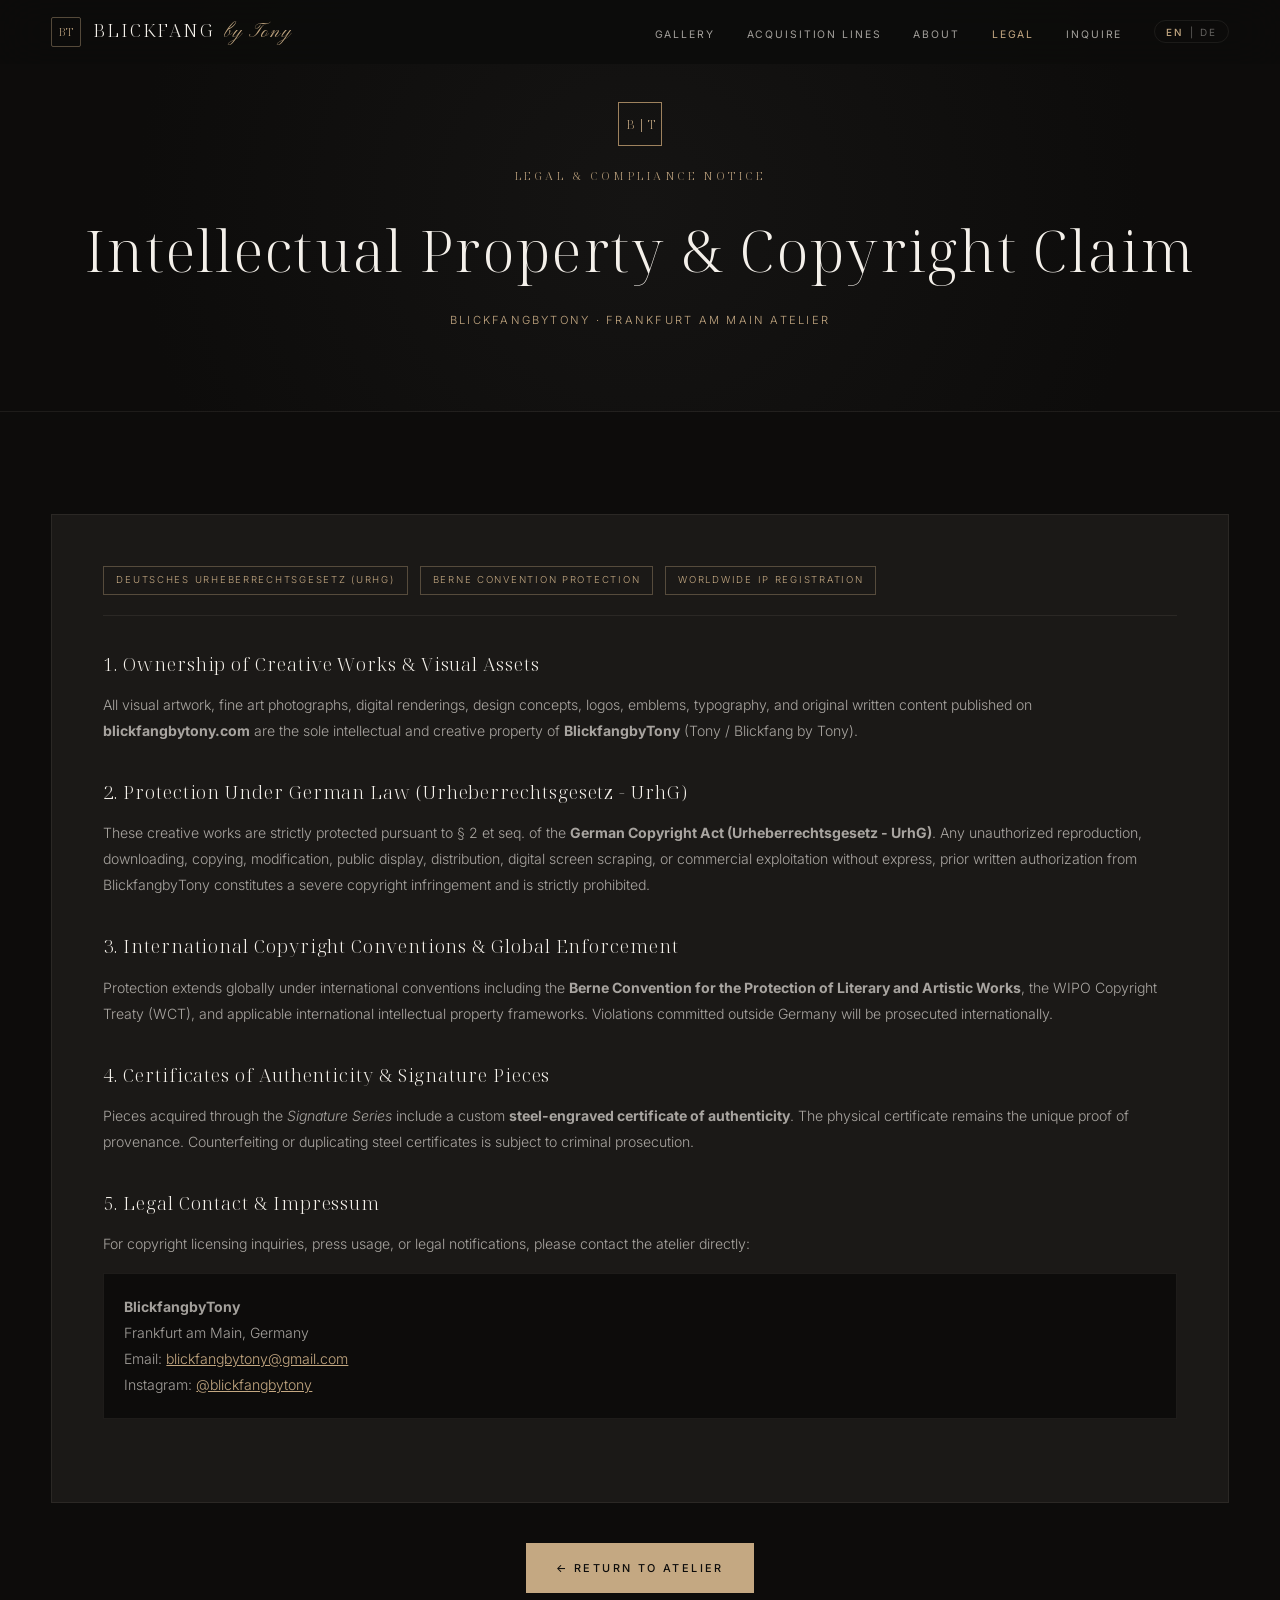
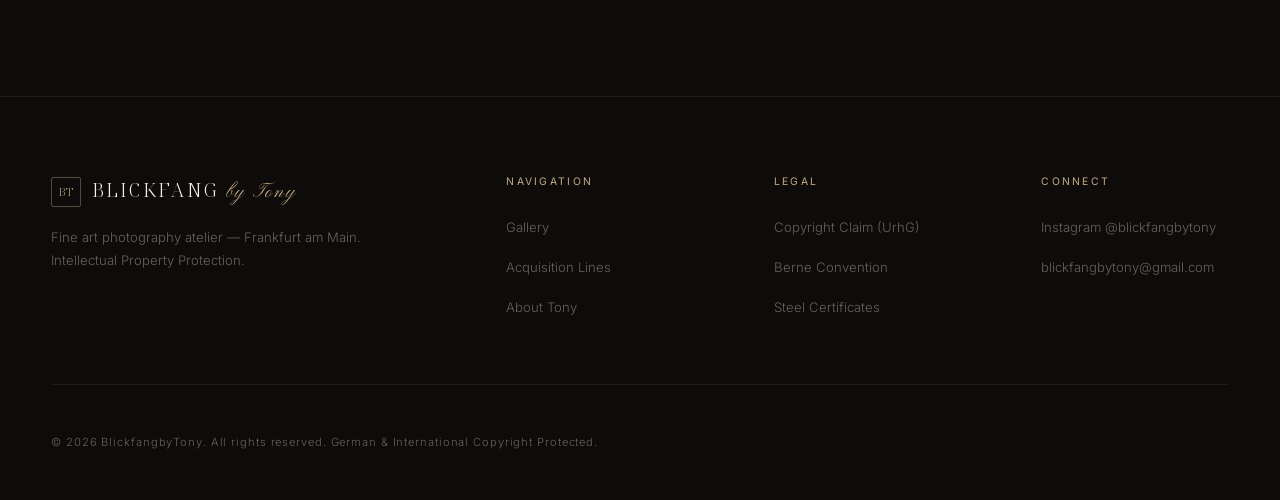
<file: legal.html>
<!DOCTYPE html>
<html lang="en">
<head>
    <meta charset="UTF-8">
    <meta name="viewport" content="width=device-width, initial-scale=1.0">
    <title>Legal & Copyright Claim — Blickfang by Tony</title>
    <meta name="description" content="Official Legal Notice & Copyright Statement for Blickfang by Tony under German Copyright Law (UrhG) and International Copyright Conventions.">
    <link rel="stylesheet" href="style.css?v=3.0">
</head>
<body class="legal-page">

    <!-- Scroll Progress Bar -->
    <div class="scroll-progress" id="scrollProgress"></div>

    <!-- Navigation Bar -->
    <nav class="navbar scrolled" id="navbar">
        <div class="navbar-inner">
            <a href="index.html" class="navbar-logo">
                <div class="navbar-logo-emblem">BT</div>
                <div class="navbar-logo-text">Blickfang <span>by Tony</span></div>
            </a>

            <ul class="navbar-nav" id="navbarNav">
                <li><a href="index.html#gallery" data-lang-en="Gallery" data-lang-de="Galerie">Gallery</a></li>
                <li><a href="index.html#series" data-lang-en="Acquisition Lines" data-lang-de="Erwerbs-Linien">Acquisition Lines</a></li>
                <li><a href="index.html#about" data-lang-en="About" data-lang-de="Über uns">About</a></li>
                <li><a href="legal.html" class="active-nav-link" data-lang-en="Copyright & Legal" data-lang-de="Rechtliches">Legal</a></li>
                <li><a href="index.html#contact" data-lang-en="Inquire" data-lang-de="Anfragen">Inquire</a></li>
                <li>
                    <button class="lang-toggle" id="langToggle" aria-label="Toggle language">
                        <span class="active-lang" id="langEn">EN</span>
                        <span class="separator">|</span>
                        <span id="langDe">DE</span>
                    </button>
                </li>
            </ul>

            <button class="menu-toggle" id="menuToggle" aria-label="Toggle menu">
                <span></span>
                <span></span>
                <span></span>
            </button>
        </div>
    </nav>

    <!-- Mobile Navigation -->
    <div class="mobile-nav" id="mobileNav">
        <a href="index.html#gallery" data-lang-en="Gallery" data-lang-de="Galerie">Gallery</a>
        <a href="index.html#series" data-lang-en="Acquisition Lines" data-lang-de="Erwerbs-Linien">Acquisition Lines</a>
        <a href="index.html#about" data-lang-en="About" data-lang-de="Über uns">About</a>
        <a href="legal.html" data-lang-en="Copyright & Legal" data-lang-de="Rechtliches">Legal</a>
        <a href="index.html#contact" data-lang-en="Inquire" data-lang-de="Anfragen">Inquire</a>
        <button class="lang-toggle" id="langToggleMobile" aria-label="Toggle language">
            <span class="active-lang" id="langEnMobile">EN</span>
            <span class="separator">|</span>
            <span id="langDeMobile">DE</span>
        </button>
    </div>

    <!-- Legal Header Header -->
    <header class="legal-hero">
        <div class="container">
            <div class="inquiry-emblem">B | T</div>
            <span class="section-number" data-lang-en="Legal & Compliance Notice" data-lang-de="Rechtlicher Hinweis & Compliance">Legal & Compliance Notice</span>
            <h1 class="legal-hero-title" data-lang-en="Intellectual Property & Copyright Claim" data-lang-de="Urheberrecht & Geistiges Eigentum">Intellectual Property & Copyright Claim</h1>
            <p class="legal-hero-subtitle" data-lang-en="BlickfangbyTony · Frankfurt am Main Atelier" data-lang-de="BlickfangbyTony · Frankfurt am Main Atelier">BlickfangbyTony · Frankfurt am Main Atelier</p>
        </div>
    </header>

    <!-- Main Legal Content -->
    <main class="legal-content-section section">
        <div class="container">
            <div class="legal-document-box">
                <div class="legal-doc-header">
                    <span class="legal-badge">Deutsches Urheberrechtsgesetz (UrhG)</span>
                    <span class="legal-badge">Berne Convention Protection</span>
                    <span class="legal-badge">Worldwide IP Registration</span>
                </div>

                <div class="legal-doc-block">
                    <h3 data-lang-en="1. Ownership of Creative Works & Visual Assets" data-lang-de="1. Eigentum an künstlerischen Werken & Inhalten">1. Ownership of Creative Works & Visual Assets</h3>
                    <p data-lang-en="All visual artwork, fine art photographs, digital renderings, design concepts, logos, emblems, typography, and original written content published on <strong>blickfangbytony.com</strong> are the sole intellectual and creative property of <strong>BlickfangbyTony</strong> (Tony / Blickfang by Tony)." data-lang-de="Alle auf <strong>blickfangbytony.com</strong> veröffentlichten visuellen Kunstwerke, Kunstfotografien, digitalen Renderings, Designkonzepte, Logos, Embleme und Texte sind das alleinige geistige und künstlerische Eigentum von <strong>BlickfangbyTony</strong>.">
                        All visual artwork, fine art photographs, digital renderings, design concepts, logos, emblems, typography, and original written content published on <strong>blickfangbytony.com</strong> are the sole intellectual and creative property of <strong>BlickfangbyTony</strong> (Tony / Blickfang by Tony).
                    </p>
                </div>

                <div class="legal-doc-block">
                    <h3 data-lang-en="2. Protection Under German Law (Urheberrechtsgesetz - UrhG)" data-lang-de="2. Schutz nach Deutschem Urheberrechtsgesetz (UrhG)">2. Protection Under German Law (Urheberrechtsgesetz - UrhG)</h3>
                    <p data-lang-en="These creative works are strictly protected pursuant to § 2 et seq. of the <strong>German Copyright Act (Urheberrechtsgesetz - UrhG)</strong>. Any unauthorized reproduction, downloading, copying, modification, public display, distribution, digital screen scraping, or commercial exploitation without express, prior written authorization from BlickfangbyTony constitutes a severe copyright infringement and is strictly prohibited." data-lang-de="Diese künstlerischen Werke sind gemäß § 2 ff. des <strong>Deutschen Urheberrechtsgesetzes (UrhG)</strong> geschützt. Jede unbefugte Vervielfältigung, Herunterladung, Kopie, Bearbeitung, öffentliche Wiedergabe oder kommerzielle Verwertung ohne vorherige schriftliche Zustimmung von BlickfangbyTony stellt eine Urheberrechtsverletzung dar und ist untersagt.">
                        These creative works are strictly protected pursuant to § 2 et seq. of the <strong>German Copyright Act (Urheberrechtsgesetz - UrhG)</strong>. Any unauthorized reproduction, downloading, copying, modification, public display, distribution, digital screen scraping, or commercial exploitation without express, prior written authorization from BlickfangbyTony constitutes a severe copyright infringement and is strictly prohibited.
                    </p>
                </div>

                <div class="legal-doc-block">
                    <h3 data-lang-en="3. International Copyright Conventions & Global Enforcement" data-lang-de="3. Internationale Urheberrechtsabkommen">3. International Copyright Conventions & Global Enforcement</h3>
                    <p data-lang-en="Protection extends globally under international conventions including the <strong>Berne Convention for the Protection of Literary and Artistic Works</strong>, the WIPO Copyright Treaty (WCT), and applicable international intellectual property frameworks. Violations committed outside Germany will be prosecuted internationally." data-lang-de="Der Schutz erstreckt sich weltweit im Rahmen internationaler Abkommen, einschließlich der <strong>Berner Übereinkunft zum Schutz von Werken der Literatur und Kunst</strong> und des WIPO-Urheberrechtsvertrags. Verstöße werden weltweit zivil- und strafrechtlich verfolgt.">
                        Protection extends globally under international conventions including the <strong>Berne Convention for the Protection of Literary and Artistic Works</strong>, the WIPO Copyright Treaty (WCT), and applicable international intellectual property frameworks. Violations committed outside Germany will be prosecuted internationally.
                    </p>
                </div>

                <div class="legal-doc-block">
                    <h3 data-lang-en="4. Certificates of Authenticity & Signature Pieces" data-lang-de="4. Echtheitszertifikate & Signatur-Unikate">4. Certificates of Authenticity & Signature Pieces</h3>
                    <p data-lang-en="Pieces acquired through the <em>Signature Series</em> include a custom <strong>steel-engraved certificate of authenticity</strong>. The physical certificate remains the unique proof of provenance. Counterfeiting or duplicating steel certificates is subject to criminal prosecution." data-lang-de="Werke der <em>Signature Series</em> werden mit einem gravierten <strong>Stahlzertifikat</strong> geliefert. Das Zertifikat dient als Herkunftsnachweis. Fälschungen werden strafrechtlich verfolgt.">
                        Pieces acquired through the <em>Signature Series</em> include a custom <strong>steel-engraved certificate of authenticity</strong>. The physical certificate remains the unique proof of provenance. Counterfeiting or duplicating steel certificates is subject to criminal prosecution.
                    </p>
                </div>

                <div class="legal-doc-block">
                    <h3 data-lang-en="5. Legal Contact & Impressum" data-lang-de="5. Rechtlicher Kontakt & Impressum">5. Legal Contact & Impressum</h3>
                    <p data-lang-en="For copyright licensing inquiries, press usage, or legal notifications, please contact the atelier directly:" data-lang-de="Für Lizenzanfragen oder rechtliche Hinweise kontaktieren Sie bitte direkt das Atelier:">
                        For copyright licensing inquiries, press usage, or legal notifications, please contact the atelier directly:
                    </p>
                    <div class="legal-contact-card">
                        <p><strong>BlickfangbyTony</strong></p>
                        <p>Frankfurt am Main, Germany</p>
                        <p>Email: <a href="mailto:blickfangbytony@gmail.com" class="legal-link">blickfangbytony@gmail.com</a></p>
                        <p>Instagram: <a href="https://instagram.com/blickfangbytony" target="_blank" rel="noopener" class="legal-link">@blickfangbytony</a></p>
                    </div>
                </div>
            </div>

            <div class="back-home-wrapper">
                <a href="index.html" class="btn-cta-email" data-lang-en="← Return to Atelier" data-lang-de="← Zurück zum Atelier">← Return to Atelier</a>
            </div>
        </div>
    </main>

    <!-- Footer -->
    <footer class="footer">
        <div class="container">
            <div class="footer-grid">
                <div class="footer-brand">
                    <div class="footer-brand-header">
                        <div class="navbar-logo-emblem">BT</div>
                        <span class="footer-logo">Blickfang <span>by Tony</span></span>
                    </div>
                    <p class="footer-tagline" data-lang-en="Fine art photography atelier — Frankfurt am Main. Intellectual Property Protection." data-lang-de="Kunstfotografie Atelier — Frankfurt am Main. Urheberrechtlich geschützt.">Fine art photography atelier — Frankfurt am Main. Intellectual Property Protection.</p>
                </div>

                <div>
                    <h4 class="footer-heading" data-lang-en="Navigation" data-lang-de="Navigation">Navigation</h4>
                    <ul class="footer-links">
                        <li><a href="index.html#gallery">Gallery</a></li>
                        <li><a href="index.html#series">Acquisition Lines</a></li>
                        <li><a href="index.html#about">About Tony</a></li>
                    </ul>
                </div>

                <div>
                    <h4 class="footer-heading" data-lang-en="Legal" data-lang-de="Rechtliches">Legal</h4>
                    <ul class="footer-links">
                        <li><a href="legal.html">Copyright Claim (UrhG)</a></li>
                        <li><a href="legal.html">Berne Convention</a></li>
                        <li><a href="legal.html">Steel Certificates</a></li>
                    </ul>
                </div>

                <div>
                    <h4 class="footer-heading" data-lang-en="Connect" data-lang-de="Kontakt">Connect</h4>
                    <ul class="footer-links">
                        <li><a href="https://instagram.com/blickfangbytony" target="_blank" rel="noopener">Instagram @blickfangbytony</a></li>
                        <li><a href="mailto:blickfangbytony@gmail.com">blickfangbytony@gmail.com</a></li>
                    </ul>
                </div>
            </div>

            <div class="footer-bottom">
                <p class="footer-copy">© 2026 BlickfangbyTony. All rights reserved. German & International Copyright Protected.</p>
            </div>
        </div>
    </footer>

    <script src="script.js?v=3.0"></script>
</body>
</html>
</file>
<file: style.css>
/* ========================================================
   BLICKFANG BY TONY — Design System
   Minimalist Luxury Fine Art Gallery & Acquisition Atelier
   ======================================================== */

@import url('https://fonts.googleapis.com/css2?family=Pinyon+Script&family=Noto+Serif+Display:ital,wght@0,200..900;1,200..900&family=Inter:wght@200;300;400;500;600&display=swap');

/* --- Color Palette & Tokens --- */
:root {
  --color-bg: #0d0c0b;
  --color-bg-elevated: #151413;
  --color-bg-card: #1b1917;
  --color-surface: #22201d;
  --color-border: rgba(228, 218, 204, 0.08);
  --color-border-hover: rgba(196, 168, 130, 0.4);

  /* Stone Greige Palette */
  --color-stone-bg: #e6e1d9;
  --color-stone-surface: #dad4ca;
  --color-stone-text: #1c1a18;
  --color-stone-muted: #6e675f;
  --color-stone-border: rgba(28, 26, 24, 0.12);

  /* Primary Text Colors */
  --color-text-primary: #f4f0ea;
  --color-text-secondary: rgba(244, 240, 234, 0.65);
  --color-text-muted: rgba(244, 240, 234, 0.38);

  /* Gold & Steel Accents */
  --color-gold: #c4a882;
  --color-gold-light: #dfc8a6;
  --color-gold-dark: #9e825e;
  --color-steel: #b0b5bc;

  /* Typography */
  --font-serif: 'Noto Serif Display', 'Georgia', serif;
  --font-script: 'Pinyon Script', cursive;
  --font-sans: 'Inter', -apple-system, BlinkMacSystemFont, sans-serif;

  /* Spacing */
  --space-xs: 0.5rem;
  --space-sm: 1rem;
  --space-md: 1.5rem;
  --space-lg: 3rem;
  --space-xl: 5rem;
  --space-2xl: 8rem;
  --space-3xl: 12rem;

  --container-max: 1440px;
  --gutter: clamp(1rem, 4vw, 5rem);

  --ease-out-expo: cubic-bezier(0.16, 1, 0.3, 1);
  --transition-fast: 0.35s var(--ease-out-expo);
  --transition-medium: 0.7s var(--ease-out-expo);
  --transition-slow: 1.2s var(--ease-out-expo);
}

/* --- Reset & Base --- */
*,
*::before,
*::after {
  margin: 0;
  padding: 0;
  box-sizing: border-box;
}

html {
  font-size: 16px;
  scroll-behavior: smooth;
  -webkit-font-smoothing: antialiased;
  -moz-osx-font-smoothing: grayscale;
  scrollbar-width: thin;
  scrollbar-color: var(--color-gold-dark) var(--color-bg);
}

body {
  font-family: var(--font-sans);
  background-color: var(--color-bg);
  color: var(--color-text-primary);
  line-height: 1.75;
  font-weight: 300;
  overflow-x: hidden;
}


img {
  max-width: 100%;
  height: auto;
  display: block;
}

a {
  color: inherit;
  text-decoration: none;
}

button {
  border: none;
  background: none;
  cursor: pointer;
  font-family: inherit;
  color: inherit;
}

::selection {
  background: var(--color-gold);
  color: var(--color-bg);
}

/* --- Fancy Launch Gateway (Coming Soon & Register Interest) --- */
.launch-gate {
  position: fixed;
  inset: 0;
  background: #090807;
  z-index: 999999;
  display: flex;
  align-items: center;
  justify-content: center;
  padding: 1.25rem 1rem;
  overflow-y: auto;
  transition: opacity 0.9s var(--ease-out-expo), transform 0.9s var(--ease-out-expo), visibility 0.9s;
}

.launch-gate-bg {
  position: absolute;
  inset: 0;
  background: radial-gradient(circle at 50% 30%,
      rgba(196, 168, 130, 0.14) 0%,
      rgba(13, 12, 11, 0.88) 60%,
      rgba(9, 8, 7, 0.98) 100%);
  pointer-events: none;
}

.launch-gate.unlocked {
  opacity: 0;
  transform: scale(1.03);
  visibility: hidden;
  pointer-events: none;
}

.launch-gate-card {
  position: relative;
  z-index: 2;
  max-width: 580px;
  width: 100%;
  max-height: 92vh;
  overflow-y: auto;
  text-align: center;
  background: rgba(18, 16, 15, 0.88);
  backdrop-filter: blur(35px);
  -webkit-backdrop-filter: blur(35px);
  border: 1px solid rgba(196, 168, 130, 0.3);
  padding: clamp(2rem, 5vw, 4rem);
  box-shadow: 0 30px 90px rgba(0, 0, 0, 0.85), inset 0 1px 0 rgba(255, 255, 255, 0.05);
  display: flex;
  flex-direction: column;
  align-items: center;
  animation: gateCardIn 1.2s var(--ease-out-expo) forwards;
}

@keyframes gateCardIn {
  from {
    opacity: 0;
    transform: translateY(30px) scale(0.96);
  }

  to {
    opacity: 1;
    transform: translateY(0) scale(1);
  }
}

.gate-emblem {
  width: 52px;
  height: 52px;
  border: 1px solid rgba(196, 168, 130, 0.6);
  display: flex;
  align-items: center;
  justify-content: center;
  font-family: var(--font-serif);
  font-size: 0.9rem;
  letter-spacing: 0.1em;
  color: var(--color-gold);
  margin-bottom: 1rem;
  box-shadow: 0 0 25px rgba(196, 168, 130, 0.2);
  position: relative;
  flex-shrink: 0;
}

.gate-emblem::before,
.gate-emblem::after {
  content: '';
  position: absolute;
  width: 4px;
  height: 4px;
  border: 1px solid var(--color-gold);
}

.gate-emblem::before {
  top: -3px;
  left: -3px;
}

.gate-emblem::after {
  bottom: -3px;
  right: -3px;
}

/* Gate Tabs Switcher */
.gate-tabs {
  display: flex;
  gap: 0.5rem;
  background: rgba(13, 12, 11, 0.6);
  border: 1px solid var(--color-border);
  padding: 4px;
  border-radius: 50px;
  margin-bottom: 1.5rem;
}

.gate-tab-btn {
  font-size: 0.6rem;
  letter-spacing: 0.2em;
  text-transform: uppercase;
  color: var(--color-text-muted);
  padding: 0.4rem 1.1rem;
  border-radius: 50px;
  transition: all var(--transition-fast);
}

.gate-tab-btn:hover {
  color: var(--color-text-primary);
}

.gate-tab-btn.active {
  color: var(--color-bg);
  background: var(--color-gold);
  font-weight: 500;
}

/* Gate Views */
.gate-view {
  display: none;
  width: 100%;
  flex-direction: column;
  align-items: center;
}

.gate-view.active {
  display: flex;
  animation: gateViewIn 0.4s var(--ease-out-expo) forwards;
}

@keyframes gateViewIn {
  from {
    opacity: 0;
    transform: translateY(8px);
  }

  to {
    opacity: 1;
    transform: translateY(0);
  }
}

.gate-title {
  font-family: var(--font-serif);
  font-size: clamp(1.8rem, 5vw, 3rem);
  font-weight: 300;
  letter-spacing: 0.05em;
  color: var(--color-text-primary);
  margin-bottom: 0.5rem;
  line-height: 1.2;
}

.gate-subtitle {
  font-size: clamp(0.72rem, 2vw, 0.82rem);
  letter-spacing: 0.15em;
  text-transform: uppercase;
  color: var(--color-text-secondary);
  margin-bottom: 1.75rem;
}

.gate-password-box {
  width: 100%;
  border-top: 1px solid var(--color-border);
  padding-top: 1.5rem;
}

.gate-form {
  display: flex;
  gap: 0.75rem;
  width: 100%;
}

.gate-input-wrapper {
  flex: 1;
  position: relative;
}

.gate-form input {
  width: 100%;
  background: rgba(13, 12, 11, 0.9);
  border: 1px solid var(--color-border);
  padding: 0.85rem 1.15rem;
  color: var(--color-text-primary);
  font-family: var(--font-sans);
  font-size: 0.85rem;
  letter-spacing: 0.12em;
  outline: none;
  border-radius: 50px;
  transition: border-color var(--transition-fast), box-shadow var(--transition-fast);
}

.gate-form input:focus {
  border-color: var(--color-gold);
  box-shadow: 0 0 15px rgba(196, 168, 130, 0.2);
}

.btn-gate-unlock {
  display: inline-flex;
  align-items: center;
  justify-content: center;
  gap: 0.6rem;
  padding: 0.85rem 1.5rem;
  background: var(--color-gold);
  color: var(--color-bg);
  font-weight: 500;
  font-size: 0.65rem;
  letter-spacing: 0.2em;
  text-transform: uppercase;
  border-radius: 50px;
  transition: all var(--transition-fast);
  white-space: nowrap;
}

.btn-gate-unlock:hover {
  background: var(--color-gold-light);
  box-shadow: 0 0 20px rgba(196, 168, 130, 0.4);
}

.btn-gate-unlock .gate-arrow {
  font-size: 0.9rem;
  transition: transform var(--transition-fast);
}

.btn-gate-unlock:hover .gate-arrow {
  transform: translateX(4px);
}

.gate-error {
  font-size: 0.75rem;
  color: #e57373;
  margin-top: 0.85rem;
  letter-spacing: 0.05em;
}

.gate-success-msg {
  font-size: 0.8rem;
  color: var(--color-gold);
  margin-top: 1rem;
  letter-spacing: 0.05em;
  line-height: 1.6;
  border: 1px solid rgba(196, 168, 130, 0.3);
  padding: 0.75rem 1.25rem;
  border-radius: 50px;
  background: rgba(196, 168, 130, 0.08);
}

.gate-footer-text {
  margin-top: 1.5rem;
  font-size: 0.62rem;
  letter-spacing: 0.25em;
  text-transform: uppercase;
  color: var(--color-text-muted);
}

/* --- Scroll Progress Bar --- */
.scroll-progress {
  position: fixed;
  top: 0;
  left: 0;
  width: 0%;
  height: 2px;
  background: linear-gradient(90deg, var(--color-gold-dark), var(--color-gold), var(--color-gold-light));
  z-index: 10000;
  transition: width 0.1s linear;
}

/* --- Loading Screen (Cinematic Brand Intro) --- */
.loader {
  position: fixed;
  top: 0;
  left: 0;
  width: 100%;
  height: 100%;
  background: var(--color-bg);
  display: flex;
  align-items: center;
  justify-content: center;
  z-index: 99998;
  transition: opacity 0.8s var(--ease-out-expo), visibility 0.8s;
}

.loader.hidden {
  opacity: 0;
  visibility: hidden;
  pointer-events: none;
}

.loader-content {
  text-align: center;
  display: flex;
  flex-direction: column;
  align-items: center;
  gap: 1rem;
  padding: 1rem;
}

.loader-emblem {
  width: 44px;
  height: 44px;
  border: 1px solid var(--color-gold-dark);
  display: flex;
  align-items: center;
  justify-content: center;
  font-family: var(--font-serif);
  font-size: 0.85rem;
  letter-spacing: 0.15em;
  color: var(--color-gold);
  margin-bottom: 0.5rem;
}

.loader-brand {
  font-family: var(--font-serif);
  font-size: clamp(1.6rem, 4vw, 3rem);
  font-weight: 300;
  letter-spacing: 0.18em;
  text-transform: uppercase;
  color: var(--color-text-primary);
  opacity: 0;
  animation: loaderFadeIn 1.2s var(--ease-out-expo) forwards;
}

.loader-subtitle {
  font-size: clamp(0.55rem, 2vw, 0.65rem);
  letter-spacing: 0.3em;
  text-transform: uppercase;
  color: var(--color-gold);
  opacity: 0;
  animation: loaderFadeIn 1.2s var(--ease-out-expo) 0.3s forwards;
}

.loader-line {
  width: 45px;
  height: 1px;
  background: var(--color-gold);
  margin-top: 0.5rem;
  transform: scaleX(0);
  animation: loaderLine 1.5s var(--ease-out-expo) 0.5s forwards;
}

@keyframes loaderFadeIn {
  to {
    opacity: 1;
  }
}

@keyframes loaderLine {
  to {
    transform: scaleX(1);
  }
}

/* --- Navigation Bar --- */
.navbar {
  position: fixed;
  top: 0;
  left: 0;
  width: 100%;
  z-index: 9000;
  padding: 0 var(--gutter);
  transition: background var(--transition-medium), padding var(--transition-medium), backdrop-filter var(--transition-medium);
}

.navbar.scrolled {
  background: rgba(13, 12, 11, 0.92);
  backdrop-filter: blur(24px) saturate(1.4);
  -webkit-backdrop-filter: blur(24px) saturate(1.4);
}

.navbar-inner {
  max-width: var(--container-max);
  margin: 0 auto;
  display: flex;
  align-items: center;
  justify-content: space-between;
  height: 80px;
  border-bottom: 1px solid var(--color-border);
  transition: height var(--transition-medium), border-color var(--transition-medium);
}

.navbar.scrolled .navbar-inner {
  height: 64px;
  border-color: transparent;
}

.navbar-logo {
  display: flex;
  align-items: center;
  gap: 0.75rem;
  transition: opacity var(--transition-fast);
}

.navbar-logo:hover {
  opacity: 0.8;
}

.navbar-logo-emblem {
  width: 30px;
  height: 30px;
  border: 1px solid rgba(196, 168, 130, 0.4);
  display: flex;
  align-items: center;
  justify-content: center;
  font-family: var(--font-serif);
  font-size: 0.7rem;
  letter-spacing: 0.05em;
  color: var(--color-gold);
  border-radius: 2px;
  flex-shrink: 0;
}

.navbar-logo-text {
  font-family: var(--font-serif);
  font-size: clamp(0.95rem, 2vw, 1.15rem);
  font-weight: 300;
  letter-spacing: 0.1em;
  text-transform: uppercase;
  color: var(--color-text-primary);
}

.navbar-logo-text span {
  font-family: var(--font-script);
  font-size: 1.2rem;
  text-transform: none;
  color: var(--color-gold);
  margin-left: 0.2rem;
}

.navbar-nav {
  display: flex;
  align-items: center;
  gap: clamp(1rem, 2.5vw, 2.5rem);
  list-style: none;
}

.navbar-nav a {
  font-size: 0.65rem;
  font-weight: 400;
  letter-spacing: 0.18em;
  text-transform: uppercase;
  color: var(--color-text-secondary);
  position: relative;
  padding: 0.25rem 0;
  transition: color var(--transition-fast);
}

.navbar-nav a.active-nav-link {
  color: var(--color-gold);
}

.navbar-nav a::after {
  content: '';
  position: absolute;
  bottom: -2px;
  left: 50%;
  width: 0;
  height: 1px;
  background: var(--color-gold);
  transition: width var(--transition-medium), left var(--transition-medium);
}

.navbar-nav a:hover {
  color: var(--color-text-primary);
}

.navbar-nav a:hover::after {
  width: 100%;
  left: 0;
}

.lang-toggle {
  display: flex;
  align-items: center;
  gap: 0.35rem;
  font-size: 0.62rem;
  letter-spacing: 0.18em;
  text-transform: uppercase;
  color: var(--color-text-muted);
  cursor: pointer;
  padding: 0.3rem 0.7rem;
  border: 1px solid var(--color-border);
  border-radius: 50px;
  transition: all var(--transition-fast);
}

.lang-toggle:hover {
  color: var(--color-text-primary);
  border-color: var(--color-gold);
}

.lang-toggle .active-lang {
  color: var(--color-gold);
  font-weight: 500;
}

.menu-toggle {
  display: none;
  flex-direction: column;
  justify-content: center;
  gap: 5px;
  width: 28px;
  height: 28px;
  cursor: pointer;
  padding: 2px;
}

.menu-toggle span {
  display: block;
  width: 100%;
  height: 1px;
  background: var(--color-text-primary);
  transition: all var(--transition-fast);
}

.mobile-nav {
  display: none;
  position: fixed;
  top: 0;
  left: 0;
  width: 100%;
  height: 100dvh;
  background: rgba(13, 12, 11, 0.98);
  backdrop-filter: blur(30px);
  z-index: 8999;
  flex-direction: column;
  align-items: center;
  justify-content: center;
  gap: 1.75rem;
  opacity: 0;
  visibility: hidden;
  transition: opacity var(--transition-medium), visibility var(--transition-medium);
}

.mobile-nav.open {
  opacity: 1;
  visibility: visible;
}

.mobile-nav a {
  font-family: var(--font-serif);
  font-size: clamp(1.4rem, 5vw, 2.2rem);
  font-weight: 300;
  letter-spacing: 0.12em;
  text-transform: uppercase;
  color: var(--color-text-secondary);
}

/* --- Hero Section --- */
.hero {
  position: relative;
  height: 100dvh;
  min-height: 580px;
  display: flex;
  align-items: center;
  justify-content: center;
  overflow: hidden;
}

.hero-bg {
  position: absolute;
  inset: 0;
  z-index: 0;
}

.hero-bg img {
  width: 100%;
  height: 100%;
  object-fit: cover;
  /* Centered positioning to align the glowing sun orb in Tony's sunset photo behind the B | T logo & title */
  object-position: center 46%;
  transform: scale(1.08);
  filter: brightness(0.65) contrast(1.08);
  transition: transform 10s linear;
}

.hero.in-view .hero-bg img {
  transform: scale(1);
}

.hero-overlay {
  position: absolute;
  inset: 0;
  background: radial-gradient(circle at center 46%,
      rgba(13, 12, 11, 0.15) 0%,
      rgba(13, 12, 11, 0.72) 65%,
      rgba(13, 12, 11, 0.95) 100%);
  z-index: 1;
}

.hero-content {
  position: relative;
  z-index: 2;
  text-align: center;
  padding: 0 1rem;
  max-width: 950px;
  display: flex;
  flex-direction: column;
  align-items: center;
}

.hero-emblem {
  width: 48px;
  height: 48px;
  border: 1px solid rgba(196, 168, 130, 0.6);
  display: flex;
  align-items: center;
  justify-content: center;
  font-family: var(--font-serif);
  font-size: 0.85rem;
  letter-spacing: 0.1em;
  color: var(--color-gold);
  margin-bottom: 1.25rem;
  opacity: 0;
  transform: translateY(20px);
  background: rgba(13, 12, 11, 0.35);
  backdrop-filter: blur(8px);
}

.hero.in-view .hero-emblem {
  animation: heroIn 1.2s var(--ease-out-expo) 0.3s forwards;
}

.pill-badge {
  display: inline-flex;
  align-items: center;
  justify-content: center;
  text-align: center;
  gap: 0.4rem;
  padding: 0.35rem 1rem;
  border: 1px solid rgba(196, 168, 130, 0.35);
  border-radius: 50px;
  font-size: clamp(0.55rem, 2vw, 0.625rem);
  font-weight: 400;
  letter-spacing: clamp(0.12em, 0.8vw, 0.35em);
  text-transform: uppercase;
  color: var(--color-gold);
  background: rgba(13, 12, 11, 0.4);
  backdrop-filter: blur(10px);
  margin-bottom: 1rem;
  opacity: 0;
  transform: translateY(20px);
  max-width: 92vw;
}

.hero.in-view .pill-badge {
  animation: heroIn 1.2s var(--ease-out-expo) 0.5s forwards;
}

.hero-title {
  font-family: var(--font-serif);
  font-size: clamp(2.2rem, 7vw, 6.5rem);
  font-weight: 300;
  letter-spacing: 0.06em;
  text-transform: uppercase;
  line-height: 1.1;
  color: var(--color-text-primary);
  margin-bottom: 1rem;
  opacity: 0;
  transform: translateY(30px);
  word-break: break-word;
}

.hero.in-view .hero-title {
  animation: heroIn 1.4s var(--ease-out-expo) 0.7s forwards;
}

.hero-title .brand-accent {
  display: block;
  font-family: var(--font-script);
  font-size: 0.85em;
  text-transform: none;
  color: var(--color-gold-light);
  letter-spacing: 0.02em;
  margin-top: 0.1rem;
}

.hero-subtitle {
  font-size: clamp(0.68rem, 2vw, 0.9rem);
  font-weight: 300;
  letter-spacing: clamp(0.12em, 0.8vw, 0.25em);
  text-transform: uppercase;
  color: var(--color-text-secondary);
  max-width: 650px;
  opacity: 0;
  transform: translateY(20px);
  line-height: 1.6;
}

.hero.in-view .hero-subtitle {
  animation: heroIn 1.2s var(--ease-out-expo) 0.9s forwards;
}

.hero-divider {
  width: 36px;
  height: 1px;
  background: var(--color-gold);
  margin: 1.25rem auto;
  opacity: 0;
  transform: scaleX(0);
}

.hero.in-view .hero-divider {
  animation: dividerIn 1s var(--ease-out-expo) 0.8s forwards;
}

@keyframes heroIn {
  to {
    opacity: 1;
    transform: translateY(0);
  }
}

@keyframes dividerIn {
  to {
    opacity: 1;
    transform: scaleX(1);
  }
}

.hero-scroll-indicator {
  position: absolute;
  bottom: 1.75rem;
  left: 50%;
  transform: translateX(-50%);
  z-index: 2;
  display: flex;
  flex-direction: column;
  align-items: center;
  gap: 0.5rem;
  opacity: 0;
}

.hero.in-view .hero-scroll-indicator {
  animation: heroIn 1s var(--ease-out-expo) 1.2s forwards;
}

.hero-scroll-indicator span {
  font-size: 0.58rem;
  letter-spacing: 0.3em;
  text-transform: uppercase;
  color: var(--color-text-muted);
}

.scroll-line {
  width: 1px;
  height: 30px;
  position: relative;
  overflow: hidden;
  background: var(--color-border);
}

.scroll-line::after {
  content: '';
  position: absolute;
  top: -100%;
  left: 0;
  width: 100%;
  height: 100%;
  background: var(--color-gold);
  animation: scrollIndicator 2.2s var(--ease-out-expo) infinite;
}

/* --- Container & Shared Section --- */
.container {
  max-width: var(--container-max);
  margin: 0 auto;
  padding: 0 var(--gutter);
}

.section {
  padding: clamp(3rem, 8vw, var(--space-2xl)) 0;
}

.section-header {
  margin-bottom: clamp(2rem, 5vw, var(--space-xl));
}

.section-number {
  font-family: var(--font-serif);
  font-size: 0.72rem;
  letter-spacing: 0.3em;
  text-transform: uppercase;
  color: var(--color-gold);
  margin-bottom: 0.75rem;
  display: block;
}

.section-title {
  font-family: var(--font-serif);
  font-size: clamp(1.8rem, 4.5vw, 3.8rem);
  font-weight: 300;
  letter-spacing: 0.04em;
  line-height: 1.2;
  color: var(--color-text-primary);
}

.section-title .script-accent {
  font-family: var(--font-script);
  font-size: 1.1em;
  font-weight: 400;
  color: var(--color-gold-light);
  text-transform: none;
  margin-left: 0.25rem;
}

.section-description {
  font-size: clamp(0.85rem, 1.1vw, 1.05rem);
  font-weight: 300;
  line-height: 1.8;
  color: var(--color-text-secondary);
  max-width: 680px;
  margin-top: 1rem;
}

/* --- Gallery Category Filters --- */
.gallery-filters {
  display: flex;
  align-items: center;
  gap: 0.6rem;
  flex-wrap: wrap;
  margin-top: 1.75rem;
}

.gallery-filter-btn {
  font-size: clamp(0.6rem, 1.8vw, 0.7rem);
  letter-spacing: 0.18em;
  text-transform: uppercase;
  color: var(--color-text-muted);
  padding: 0.5rem 1.15rem;
  border: 1px solid var(--color-border);
  border-radius: 50px;
  background: var(--color-bg-elevated);
  transition: all var(--transition-fast);
}

.gallery-filter-btn:hover {
  color: var(--color-text-primary);
  border-color: var(--color-gold);
}

.gallery-filter-btn.active {
  color: var(--color-bg);
  background: var(--color-gold);
  border-color: var(--color-gold);
  font-weight: 500;
}

/* --- Gallery Grid & Framing --- */
.gallery-grid {
  display: grid;
  grid-template-columns: repeat(12, 1fr);
  gap: 1.5rem;
  margin-top: 2rem;
}

.gallery-item {
  position: relative;
  background: var(--color-bg-elevated);
  padding: 10px;
  border: 1px solid var(--color-border);
  cursor: pointer;
  transition: border-color var(--transition-medium), opacity 0.4s ease, transform 0.4s ease;
}

.gallery-item.hidden-by-filter {
  display: none;
}

.gallery-item:hover {
  border-color: var(--color-border-hover);
}

.gallery-item-inner {
  position: relative;
  overflow: hidden;
  width: 100%;
  height: 100%;
}

.gallery-item img {
  width: 100%;
  height: 100%;
  object-fit: cover;
  filter: brightness(0.88) contrast(1.06);
  transition: transform 1.2s var(--ease-out-expo), filter 1.2s var(--ease-out-expo);
}

.gallery-item:hover img {
  filter: brightness(0.98) contrast(1.02);
  transform: scale(1.04);
}

.gallery-item-badge {
  position: absolute;
  top: 1rem;
  left: 1rem;
  z-index: 2;
  padding: 0.25rem 0.7rem;
  border: 1px solid rgba(244, 240, 234, 0.3);
  background: rgba(13, 12, 11, 0.75);
  backdrop-filter: blur(8px);
  font-size: 0.52rem;
  letter-spacing: 0.2em;
  text-transform: uppercase;
  color: var(--color-gold-light);
  border-radius: 50px;
}

.gallery-item-overlay {
  position: absolute;
  inset: 0;
  background: linear-gradient(180deg,
      transparent 30%,
      rgba(13, 12, 11, 0.92) 100%);
  display: flex;
  flex-direction: column;
  justify-content: flex-end;
  padding: 1.5rem;
  opacity: 0;
  transition: opacity var(--transition-medium);
}

.gallery-item:hover .gallery-item-overlay {
  opacity: 1;
}

.gallery-item-title {
  font-family: var(--font-serif);
  font-size: clamp(1.1rem, 2vw, 1.35rem);
  font-weight: 300;
  letter-spacing: 0.05em;
  color: var(--color-text-primary);
  margin-bottom: 0.2rem;
}

.gallery-item-meta {
  font-size: 0.65rem;
  letter-spacing: 0.18em;
  text-transform: uppercase;
  color: var(--color-text-muted);
  margin-bottom: 0.85rem;
}

.btn-inquire-item {
  align-self: flex-start;
  font-size: 0.6rem;
  letter-spacing: 0.2em;
  text-transform: uppercase;
  color: var(--color-gold);
  padding: 0.35rem 0.9rem;
  border: 1px solid var(--color-gold);
  border-radius: 2px;
  transition: all var(--transition-fast);
}

.btn-inquire-item:hover {
  background: var(--color-gold);
  color: var(--color-bg);
}

/* Dynamic Grid Spans for 12+ Portfolio Items */
.gallery-item:nth-child(1) {
  grid-column: span 7;
  grid-row: span 2;
}

.gallery-item:nth-child(2) {
  grid-column: span 5;
}

.gallery-item:nth-child(3) {
  grid-column: span 5;
}

.gallery-item:nth-child(4) {
  grid-column: span 4;
}

.gallery-item:nth-child(5) {
  grid-column: span 4;
}

.gallery-item:nth-child(6) {
  grid-column: span 4;
}

.gallery-item:nth-child(7) {
  grid-column: span 6;
}

.gallery-item:nth-child(8) {
  grid-column: span 6;
}

.gallery-item:nth-child(9) {
  grid-column: span 4;
}

.gallery-item:nth-child(10) {
  grid-column: span 4;
}

.gallery-item:nth-child(11) {
  grid-column: span 4;
}

.gallery-item:nth-child(12) {
  grid-column: span 6;
}

.gallery-item:nth-child(13) {
  grid-column: span 6;
}

.gallery-item:nth-child(1) .gallery-item-inner {
  min-height: 520px;
}

.gallery-item:nth-child(n+2) .gallery-item-inner {
  aspect-ratio: 4/3;
}

/* --- Acquisition Series Cards --- */
.series-section {
  padding: clamp(3rem, 8vw, var(--space-3xl)) 0;
  background: radial-gradient(circle at center, var(--color-bg-elevated) 0%, var(--color-bg) 75%);
  border-top: 1px solid var(--color-border);
  border-bottom: 1px solid var(--color-border);
}

.series-grid {
  display: grid;
  grid-template-columns: repeat(3, 1fr);
  gap: 1.75rem;
  margin-top: 2.5rem;
}

.series-card {
  background: var(--color-bg-card);
  border: 1px solid var(--color-border);
  padding: clamp(1.75rem, 3vw, 3rem);
  display: flex;
  flex-direction: column;
  justify-content: space-between;
  position: relative;
  transition: all var(--transition-medium);
}

.series-card:hover {
  border-color: var(--color-gold-dark);
  transform: translateY(-5px);
}

.series-card.featured-signature {
  background: linear-gradient(180deg, #1f1c19 0%, #151311 100%);
  border-color: rgba(196, 168, 130, 0.4);
  box-shadow: 0 20px 50px rgba(0, 0, 0, 0.5);
}

.series-tag {
  font-size: 0.6rem;
  letter-spacing: 0.3em;
  text-transform: uppercase;
  color: var(--color-gold);
  margin-bottom: 0.85rem;
  display: block;
}

.steel-certificate-badge {
  display: inline-flex;
  align-items: center;
  gap: 0.4rem;
  padding: 0.35rem 0.75rem;
  border: 1px solid var(--color-steel);
  border-radius: 2px;
  font-size: 0.58rem;
  letter-spacing: 0.15em;
  text-transform: uppercase;
  color: #d1d5db;
  background: rgba(176, 181, 188, 0.1);
  margin-bottom: 1rem;
  max-width: 100%;
}

.series-title {
  font-family: var(--font-serif);
  font-size: clamp(1.5rem, 3vw, 1.9rem);
  font-weight: 300;
  letter-spacing: 0.05em;
  color: var(--color-text-primary);
  margin-bottom: 0.4rem;
}

.series-subtitle {
  font-size: 0.72rem;
  letter-spacing: 0.18em;
  text-transform: uppercase;
  color: var(--color-text-muted);
  margin-bottom: 1.25rem;
}

.series-desc {
  font-size: 0.85rem;
  line-height: 1.75;
  color: var(--color-text-secondary);
  margin-bottom: 1.75rem;
}

.series-features {
  list-style: none;
  display: flex;
  flex-direction: column;
  gap: 0.65rem;
  margin-bottom: 2rem;
  border-top: 1px solid var(--color-border);
  padding-top: 1.25rem;
}

.series-features li {
  font-size: 0.78rem;
  letter-spacing: 0.03em;
  color: var(--color-text-secondary);
  display: flex;
  align-items: center;
  gap: 0.5rem;
}

.series-features li::before {
  content: '✦';
  font-size: 0.55rem;
  color: var(--color-gold);
}

.btn-series-inquire {
  width: 100%;
  padding: 0.85rem 0;
  text-align: center;
  font-size: 0.68rem;
  letter-spacing: 0.22em;
  text-transform: uppercase;
  color: var(--color-gold);
  border: 1px solid var(--color-gold);
  transition: all var(--transition-fast);
}

.btn-series-inquire:hover {
  background: var(--color-gold);
  color: var(--color-bg);
}

.series-card.featured-signature .btn-series-inquire {
  background: var(--color-gold);
  color: var(--color-bg);
  font-weight: 500;
}

/* --- Stone Greige Editorial Banner --- */
.editorial-banner {
  background-color: var(--color-stone-bg);
  color: var(--color-stone-text);
  padding: clamp(3rem, 8vw, var(--space-3xl)) 0;
  position: relative;
  overflow: hidden;
}

.editorial-banner-inner {
  display: grid;
  grid-template-columns: 1fr 1fr;
  gap: var(--space-xl);
  align-items: center;
}

.editorial-banner-content {
  max-width: 620px;
}

.editorial-tag {
  font-size: 0.62rem;
  letter-spacing: 0.3em;
  text-transform: uppercase;
  color: var(--color-gold-dark);
  margin-bottom: 1rem;
  display: block;
  font-weight: 500;
}

.editorial-quote {
  font-family: var(--font-serif);
  font-size: clamp(1.5rem, 3.5vw, 3rem);
  font-weight: 300;
  line-height: 1.28;
  letter-spacing: 0.02em;
  color: var(--color-stone-text);
  margin-bottom: 1.5rem;
}

.editorial-quote .script-word {
  font-family: var(--font-script);
  font-size: 1.15em;
  font-weight: 400;
  color: #7d6547;
  text-transform: none;
}

.editorial-subtext {
  font-size: clamp(0.85rem, 1vw, 0.95rem);
  line-height: 1.8;
  color: var(--color-stone-muted);
  margin-bottom: 1.5rem;
}

.editorial-image-frame {
  position: relative;
  border-radius: 200px 200px 0 0;
  overflow: hidden;
  box-shadow: 0 25px 50px rgba(0, 0, 0, 0.15);
  border: 1px solid var(--color-stone-border);
}

.editorial-image-frame img {
  width: 100%;
  height: 100%;
  aspect-ratio: 4/5;
  object-fit: cover;
}

/* --- Sliding Divider --- */
.sliding-divider {
  width: 100%;
  height: 1px;
  background: var(--color-border);
  position: relative;
  overflow: hidden;
  margin: var(--space-xl) 0;
}

.sliding-divider::after {
  content: '';
  position: absolute;
  top: 0;
  left: 0;
  width: 0;
  height: 100%;
  background: linear-gradient(90deg, transparent, var(--color-gold), transparent);
  transition: width 1.8s var(--ease-out-expo);
}

.sliding-divider.in-view::after {
  width: 100%;
}

/* --- Marquee Section --- */
.marquee-section {
  overflow: hidden;
  padding: 1.5rem 0;
  background: var(--color-bg-elevated);
  border-top: 1px solid var(--color-border);
  border-bottom: 1px solid var(--color-border);
}

.marquee-track {
  display: flex;
  animation: marquee 35s linear infinite;
  white-space: nowrap;
}

.marquee-track span {
  font-family: var(--font-serif);
  font-size: clamp(1.4rem, 3.5vw, 3rem);
  font-weight: 300;
  letter-spacing: 0.12em;
  text-transform: uppercase;
  color: var(--color-text-muted);
  padding: 0 2rem;
  flex-shrink: 0;
  display: inline-flex;
  align-items: center;
}

.marquee-track span .dot {
  display: inline-block;
  width: 5px;
  height: 5px;
  background: var(--color-gold);
  border-radius: 50%;
  margin-left: 2rem;
}

@keyframes marquee {
  0% {
    transform: translateX(0);
  }

  100% {
    transform: translateX(-50%);
  }
}

/* --- About Section (High-Readability Luxury Serif Quote) --- */
.about-section {
  padding: clamp(3rem, 8vw, var(--space-3xl)) 0;
}

.about-grid {
  display: grid;
  grid-template-columns: 1fr 1fr;
  gap: var(--space-xl);
  align-items: center;
}

.about-text .about-quote {
  font-family: var(--font-serif);
  font-style: italic;
  font-size: clamp(1.2rem, 2.5vw, 2.2rem);
  font-weight: 300;
  line-height: 1.55;
  letter-spacing: 0.02em;
  color: var(--color-gold-light);
  border-left: 2px solid var(--color-gold-dark);
  padding-left: 1.25rem;
  margin-bottom: 1.75rem;
}

.about-text .about-body {
  font-size: clamp(0.85rem, 1vw, 0.95rem);
  font-weight: 300;
  line-height: 1.9;
  color: var(--color-text-secondary);
}

.about-image {
  position: relative;
  background: var(--color-bg-elevated);
  padding: 12px;
  border: 1px solid var(--color-border);
}

.about-image img {
  width: 100%;
  height: auto;
  aspect-ratio: 3/4;
  object-fit: cover;
  filter: brightness(0.85) contrast(1.05);
}

/* --- Standalone Legal Page Styling --- */
.legal-hero {
  padding: clamp(4rem, 8vw, var(--space-3xl)) 0 var(--space-xl);
  text-align: center;
  background: radial-gradient(circle at center, var(--color-bg-elevated) 0%, var(--color-bg) 75%);
  border-bottom: 1px solid var(--color-border);
}

.legal-hero-title {
  font-family: var(--font-serif);
  font-size: clamp(1.8rem, 4.5vw, 3.8rem);
  font-weight: 300;
  letter-spacing: 0.04em;
  color: var(--color-text-primary);
  margin-top: 0.85rem;
  margin-bottom: 0.65rem;
}

.legal-hero-subtitle {
  font-size: 0.7rem;
  letter-spacing: 0.2em;
  text-transform: uppercase;
  color: var(--color-gold);
}

.legal-document-box {
  background: var(--color-bg-card);
  border: 1px solid var(--color-border);
  padding: clamp(1.5rem, 4vw, 4rem);
  margin-bottom: 2.5rem;
}

.legal-doc-header {
  display: flex;
  gap: 0.75rem;
  flex-wrap: wrap;
  margin-bottom: 2rem;
  border-bottom: 1px solid var(--color-border);
  padding-bottom: 1.25rem;
}

.legal-badge {
  font-size: 0.6rem;
  letter-spacing: 0.18em;
  text-transform: uppercase;
  color: var(--color-gold);
  border: 1px solid rgba(196, 168, 130, 0.35);
  padding: 0.3rem 0.75rem;
}

.legal-doc-block {
  margin-bottom: 2rem;
}

.legal-doc-block h3 {
  font-family: var(--font-serif);
  font-size: 1.15rem;
  font-weight: 300;
  letter-spacing: 0.05em;
  color: var(--color-text-primary);
  margin-bottom: 0.75rem;
}

.legal-doc-block p {
  font-size: 0.88rem;
  line-height: 1.85;
  color: var(--color-text-secondary);
}

.legal-contact-card {
  margin-top: 1rem;
  background: var(--color-bg);
  border: 1px solid var(--color-border);
  padding: 1.25rem;
  font-size: 0.82rem;
  line-height: 1.8;
  color: var(--color-text-secondary);
}

.legal-link {
  color: var(--color-gold);
  text-decoration: underline;
}

.back-home-wrapper {
  text-align: center;
  margin-top: 1.75rem;
}

/* --- Contact & Inquiry Section --- */
.inquiry-section {
  padding: clamp(3rem, 8vw, var(--space-3xl)) 0;
  text-align: center;
  background: radial-gradient(circle at center, var(--color-bg-elevated) 0%, var(--color-bg) 75%);
}

.inquiry-emblem {
  width: 44px;
  height: 44px;
  border: 1px solid var(--color-gold-dark);
  display: inline-flex;
  align-items: center;
  justify-content: center;
  font-family: var(--font-serif);
  font-size: 0.8rem;
  color: var(--color-gold);
  margin-bottom: 1.25rem;
}

.inquiry-section .section-title {
  max-width: 800px;
  margin: 0 auto 1rem;
}

.inquiry-section .section-description {
  margin: 0 auto 2rem;
  text-align: center;
}

.inquiry-ctas {
  display: flex;
  align-items: center;
  justify-content: center;
  gap: 1.25rem;
  flex-wrap: wrap;
}

.btn-cta-email,
.btn-cta-insta {
  display: inline-flex;
  align-items: center;
  justify-content: center;
  gap: 0.65rem;
  padding: 0.9rem 1.85rem;
  font-size: 0.68rem;
  letter-spacing: 0.22em;
  text-transform: uppercase;
  border: 1px solid var(--color-gold);
  transition: all var(--transition-fast);
}

.btn-cta-email {
  background: var(--color-gold);
  color: var(--color-bg);
  font-weight: 500;
}

.btn-cta-email:hover {
  background: var(--color-gold-light);
  border-color: var(--color-gold-light);
}

.btn-cta-insta {
  background: transparent;
  color: var(--color-gold);
}

.btn-cta-insta:hover {
  background: rgba(196, 168, 130, 0.1);
  border-color: var(--color-gold-light);
}

/* --- Footer --- */
.footer {
  padding: clamp(3rem, 6vw, var(--space-2xl)) 0 var(--space-lg);
  border-top: 1px solid var(--color-border);
  background: var(--color-bg);
}

.footer-grid {
  display: grid;
  grid-template-columns: 2fr 1fr 1fr 1fr;
  gap: var(--space-xl);
  margin-bottom: clamp(2rem, 5vw, var(--space-2xl));
}

.footer-brand-header {
  display: flex;
  align-items: center;
  gap: 0.65rem;
  margin-bottom: 1rem;
}

.footer-brand .footer-logo {
  font-family: var(--font-serif);
  font-size: 1.2rem;
  font-weight: 300;
  letter-spacing: 0.12em;
  text-transform: uppercase;
  color: var(--color-text-primary);
}

.footer-brand .footer-logo span {
  font-family: var(--font-script);
  font-size: 1.2rem;
  text-transform: none;
  color: var(--color-gold);
}

.footer-brand .footer-tagline {
  font-size: 0.82rem;
  font-weight: 300;
  line-height: 1.75;
  color: var(--color-text-muted);
  max-width: 340px;
}

.footer-heading {
  font-size: 0.65rem;
  font-weight: 400;
  letter-spacing: 0.22em;
  text-transform: uppercase;
  color: var(--color-gold);
  margin-bottom: 1.25rem;
}

.footer-links {
  list-style: none;
  display: flex;
  flex-direction: column;
  gap: 0.75rem;
}

.footer-links a {
  font-size: 0.82rem;
  font-weight: 300;
  color: var(--color-text-muted);
  transition: color var(--transition-fast);
}

.footer-links a:hover {
  color: var(--color-gold);
}

.footer-bottom {
  display: flex;
  align-items: center;
  justify-content: space-between;
  padding-top: var(--space-lg);
  border-top: 1px solid var(--color-border);
}

.footer-copy {
  font-size: 0.7rem;
  color: var(--color-text-muted);
  letter-spacing: 0.08em;
}

.footer-socials {
  display: flex;
  gap: 1.5rem;
}

.footer-socials a {
  font-size: 0.7rem;
  font-weight: 400;
  letter-spacing: 0.12em;
  text-transform: uppercase;
  color: var(--color-text-muted);
  transition: color var(--transition-fast);
}

.footer-socials a:hover {
  color: var(--color-gold);
}

/* --- Reveal Animations --- */
.reveal {
  opacity: 0;
  transform: translateY(40px);
  transition: opacity 1.1s var(--ease-out-expo), transform 1.1s var(--ease-out-expo);
}

.reveal.in-view {
  opacity: 1;
  transform: translateY(0);
}

.reveal-left {
  opacity: 0;
  transform: translateX(-50px);
  transition: opacity 1.1s var(--ease-out-expo), transform 1.1s var(--ease-out-expo);
}

.reveal-left.in-view {
  opacity: 1;
  transform: translateX(0);
}

.reveal-right {
  opacity: 0;
  transform: translateX(50px);
  transition: opacity 1.1s var(--ease-out-expo), transform 1.1s var(--ease-out-expo);
}

.reveal-right.in-view {
  opacity: 1;
  transform: translateX(0);
}

.reveal-scale {
  opacity: 0;
  transform: scale(0.95);
  transition: opacity 1.2s var(--ease-out-expo), transform 1.2s var(--ease-out-expo);
}

.reveal-scale.in-view {
  opacity: 1;
  transform: scale(1);
}

.stagger-1 {
  transition-delay: 0.1s;
}

.stagger-2 {
  transition-delay: 0.2s;
}

.stagger-3 {
  transition-delay: 0.3s;
}

.stagger-4 {
  transition-delay: 0.4s;
}

/* --- Lightbox Modal --- */
.lightbox {
  position: fixed;
  inset: 0;
  background: rgba(10, 9, 8, 0.96);
  backdrop-filter: blur(20px);
  z-index: 99998;
  display: flex;
  align-items: center;
  justify-content: center;
  opacity: 0;
  visibility: hidden;
  transition: opacity var(--transition-medium), visibility var(--transition-medium);
  padding: 1rem;
}

.lightbox.open {
  opacity: 1;
  visibility: visible;
}

.lightbox img {
  max-width: 90vw;
  max-height: 75vh;
  object-fit: contain;
  box-shadow: 0 30px 60px rgba(0, 0, 0, 0.5);
  border: 1px solid var(--color-border);
}

.lightbox-close {
  position: absolute;
  top: 1.5rem;
  right: 1.5rem;
  width: 40px;
  height: 40px;
  display: flex;
  align-items: center;
  justify-content: center;
  color: var(--color-text-secondary);
  font-size: 1.25rem;
  cursor: pointer;
  border: 1px solid var(--color-border);
  border-radius: 50%;
  background: rgba(13, 12, 11, 0.6);
  transition: all var(--transition-fast);
}

.lightbox-close:hover {
  color: var(--color-gold);
  border-color: var(--color-gold);
}

.lightbox-info {
  position: absolute;
  bottom: 1.5rem;
  left: 50%;
  transform: translateX(-50%);
  text-align: center;
  background: rgba(19, 18, 17, 0.92);
  backdrop-filter: blur(12px);
  padding: 1rem 1.75rem;
  border: 1px solid var(--color-border);
  display: flex;
  flex-direction: column;
  align-items: center;
  gap: 0.4rem;
  max-width: 90vw;
}

.lightbox-info h3 {
  font-family: var(--font-serif);
  font-size: 1.15rem;
  font-weight: 300;
  letter-spacing: 0.06em;
  color: var(--color-text-primary);
}

.lightbox-info p {
  font-size: 0.65rem;
  letter-spacing: 0.2em;
  text-transform: uppercase;
  color: var(--color-text-muted);
}

/* --- Private Acquisition Modal --- */
.acquisition-modal {
  position: fixed;
  inset: 0;
  background: rgba(8, 7, 6, 0.94);
  backdrop-filter: blur(24px);
  z-index: 99999;
  display: flex;
  align-items: center;
  justify-content: center;
  padding: 1rem;
  opacity: 0;
  visibility: hidden;
  transition: opacity var(--transition-medium), visibility var(--transition-medium);
}

.acquisition-modal.open {
  opacity: 1;
  visibility: visible;
}

.acquisition-modal-container {
  background: var(--color-bg-card);
  border: 1px solid var(--color-border);
  max-width: 640px;
  width: 100%;
  max-height: 92vh;
  overflow-y: auto;
  padding: clamp(1.5rem, 4vw, 3rem);
  position: relative;
  box-shadow: 0 30px 80px rgba(0, 0, 0, 0.6);
}

.acquisition-modal-close {
  position: absolute;
  top: 1.25rem;
  right: 1.25rem;
  width: 34px;
  height: 34px;
  display: flex;
  align-items: center;
  justify-content: center;
  color: var(--color-text-muted);
  font-size: 1.15rem;
  cursor: pointer;
  border: 1px solid var(--color-border);
  transition: all var(--transition-fast);
}

.acquisition-modal-close:hover {
  color: var(--color-gold);
  border-color: var(--color-gold);
}

.acquisition-modal-title {
  font-family: var(--font-serif);
  font-size: clamp(1.4rem, 3.5vw, 1.8rem);
  font-weight: 300;
  letter-spacing: 0.05em;
  color: var(--color-text-primary);
  margin-bottom: 0.35rem;
}

.acquisition-modal-subtitle {
  font-size: 0.7rem;
  letter-spacing: 0.18em;
  text-transform: uppercase;
  color: var(--color-gold);
  margin-bottom: 1.5rem;
}

.acquisition-form {
  display: flex;
  flex-direction: column;
  gap: 1rem;
}

.form-group {
  display: flex;
  flex-direction: column;
  gap: 0.4rem;
  text-align: left;
}

.form-group label {
  font-size: 0.62rem;
  letter-spacing: 0.2em;
  text-transform: uppercase;
  color: var(--color-text-muted);
}

.form-group input,
.form-group select,
.form-group textarea {
  background: var(--color-bg);
  border: 1px solid var(--color-border);
  padding: 0.75rem 0.9rem;
  color: var(--color-text-primary);
  font-family: var(--font-sans);
  font-size: 0.82rem;
  outline: none;
  transition: border-color var(--transition-fast);
  border-radius: 2px;
}

.form-group input:focus,
.form-group select:focus,
.form-group textarea:focus {
  border-color: var(--color-gold);
}

.btn-submit-inquiry {
  margin-top: 0.75rem;
  padding: 0.9rem 0;
  background: var(--color-gold);
  color: var(--color-bg);
  font-size: 0.68rem;
  letter-spacing: 0.22em;
  text-transform: uppercase;
  font-weight: 500;
  border: 1px solid var(--color-gold);
  transition: all var(--transition-fast);
}

.btn-submit-inquiry:hover {
  background: var(--color-gold-light);
}

/* ========================================================
   RESPONSIVE BREAKPOINTS (Mobile & Squeezed Screens)
   ======================================================== */

/* --- Laptops & Large Tablets (<= 1024px) --- */
@media (max-width: 1024px) {
  .series-grid {
    grid-template-columns: 1fr;
    gap: 1.75rem;
  }

  .editorial-banner-inner {
    grid-template-columns: 1fr;
    gap: var(--space-lg);
  }

  .about-grid {
    grid-template-columns: 1fr;
    gap: var(--space-lg);
  }

  .footer-grid {
    grid-template-columns: 1fr 1fr;
    gap: var(--space-lg);
  }

  .editorial-image-frame {
    max-width: 360px;
    margin: 0 auto;
  }
}

/* --- Tablets & Mobile Landscapes (<= 992px) --- */
@media (max-width: 992px) {
  .hero-bg img {
    object-position: center 48%;
  }

  .gallery-grid {
    grid-template-columns: 1fr 1fr;
    gap: 1rem;
  }

  .gallery-item:nth-child(n) {
    grid-column: span 1 !important;
    grid-row: span 1 !important;
  }

  .gallery-item:nth-child(n) .gallery-item-inner {
    min-height: auto !important;
    aspect-ratio: 4/3 !important;
  }
}

/* --- Mobile Navigation & Touch Devices (<= 768px) --- */
@media (max-width: 768px) {
  .navbar-nav {
    display: none;
  }

  .menu-toggle {
    display: flex;
  }

  .mobile-nav {
    display: flex;
  }

  .hero-bg img {
    object-position: center 48%;
  }

  /* Make gallery overlays permanently readable on mobile touch screens */
  .gallery-item .gallery-item-overlay {
    opacity: 1;
    background: linear-gradient(180deg,
        transparent 25%,
        rgba(13, 12, 11, 0.95) 100%);
    padding: 1.25rem 1rem 1rem;
  }

  .gallery-item-title {
    font-size: 1rem;
  }

  .gallery-item-meta {
    font-size: 0.58rem;
    margin-bottom: 0.6rem;
  }

  .btn-inquire-item {
    padding: 0.3rem 0.75rem;
    font-size: 0.55rem;
  }

  .footer-grid {
    grid-template-columns: 1fr;
    gap: 2rem;
  }

  .footer-bottom {
    flex-direction: column;
    gap: 1rem;
    text-align: center;
  }

  .reveal-left,
  .reveal-right {
    transform: translateY(30px);
  }

  .reveal-left.in-view,
  .reveal-right.in-view {
    transform: translateY(0);
  }
}

/* --- Mobile Portrait & Squeezed Viewports (<= 576px) --- */
@media (max-width: 576px) {
  .hero-bg img {
    object-position: center 50%;
  }

  .gallery-grid {
    grid-template-columns: 1fr;
    gap: 1.25rem;
  }

  .gallery-item:nth-child(n) .gallery-item-inner {
    aspect-ratio: 3/2 !important;
  }

  .gate-card {
    padding: 1.5rem 1rem;
  }

  .gate-form {
    flex-direction: column;
  }

  .btn-gate-unlock {
    width: 100%;
    padding: 0.85rem 0;
  }

  .inquiry-ctas {
    flex-direction: column;
    width: 100%;
  }

  .btn-cta-email,
  .btn-cta-insta {
    width: 100%;
  }

  .hero-title {
    font-size: clamp(2rem, 9vw, 3.2rem);
  }

  .series-card {
    padding: 1.5rem 1.15rem;
  }

  .series-title {
    font-size: 1.4rem;
  }

  .editorial-quote {
    font-size: 1.3rem;
  }

  .editorial-image-frame {
    max-width: 280px;
  }

  .about-text .about-quote {
    font-size: 1.1rem;
    padding-left: 0.85rem;
  }
}

/* --- Small Mobile Phones (<= 380px) --- */
@media (max-width: 380px) {
  .navbar-logo-text {
    font-size: 0.88rem;
  }

  .pill-badge {
    font-size: 0.5rem;
    letter-spacing: 0.1em;
  }

  .gallery-filter-btn {
    padding: 0.4rem 0.85rem;
    font-size: 0.55rem;
  }

  .steel-certificate-badge {
    font-size: 0.52rem;
    letter-spacing: 0.08em;
  }
}
</file>
